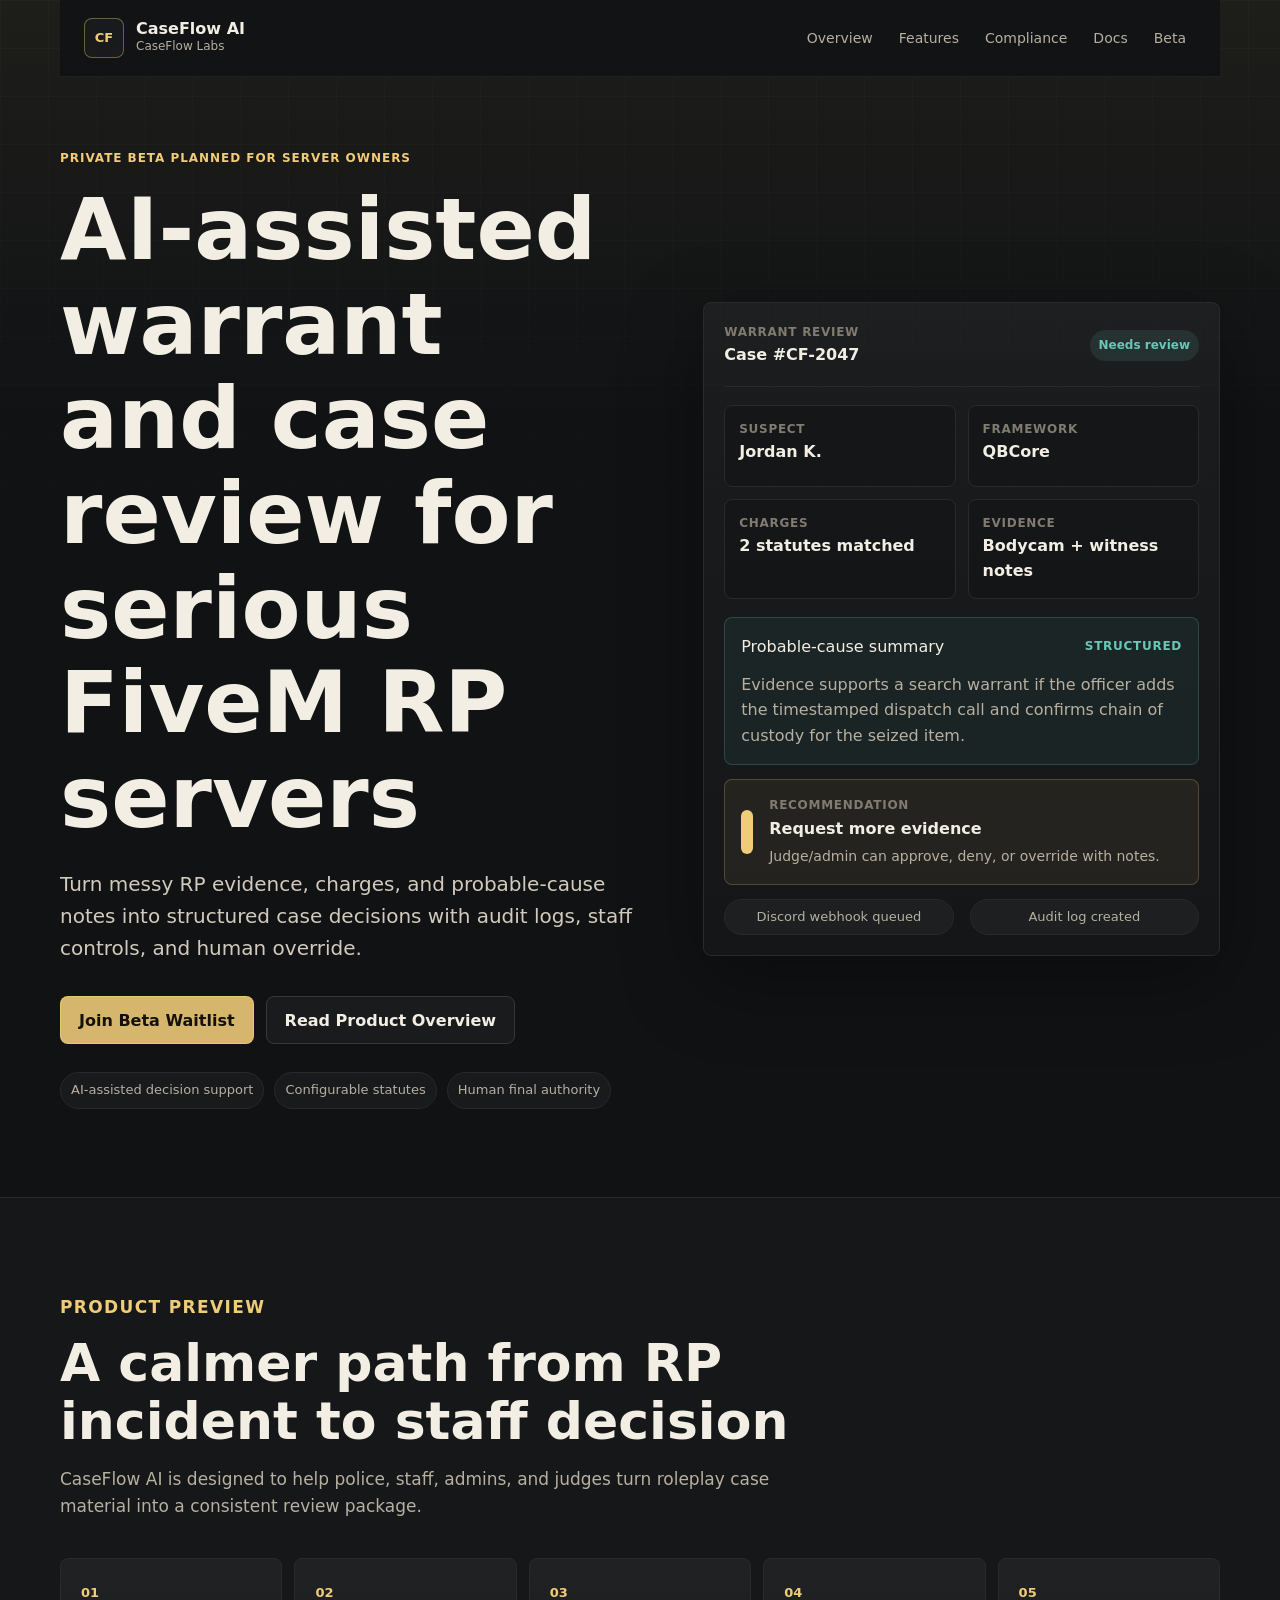
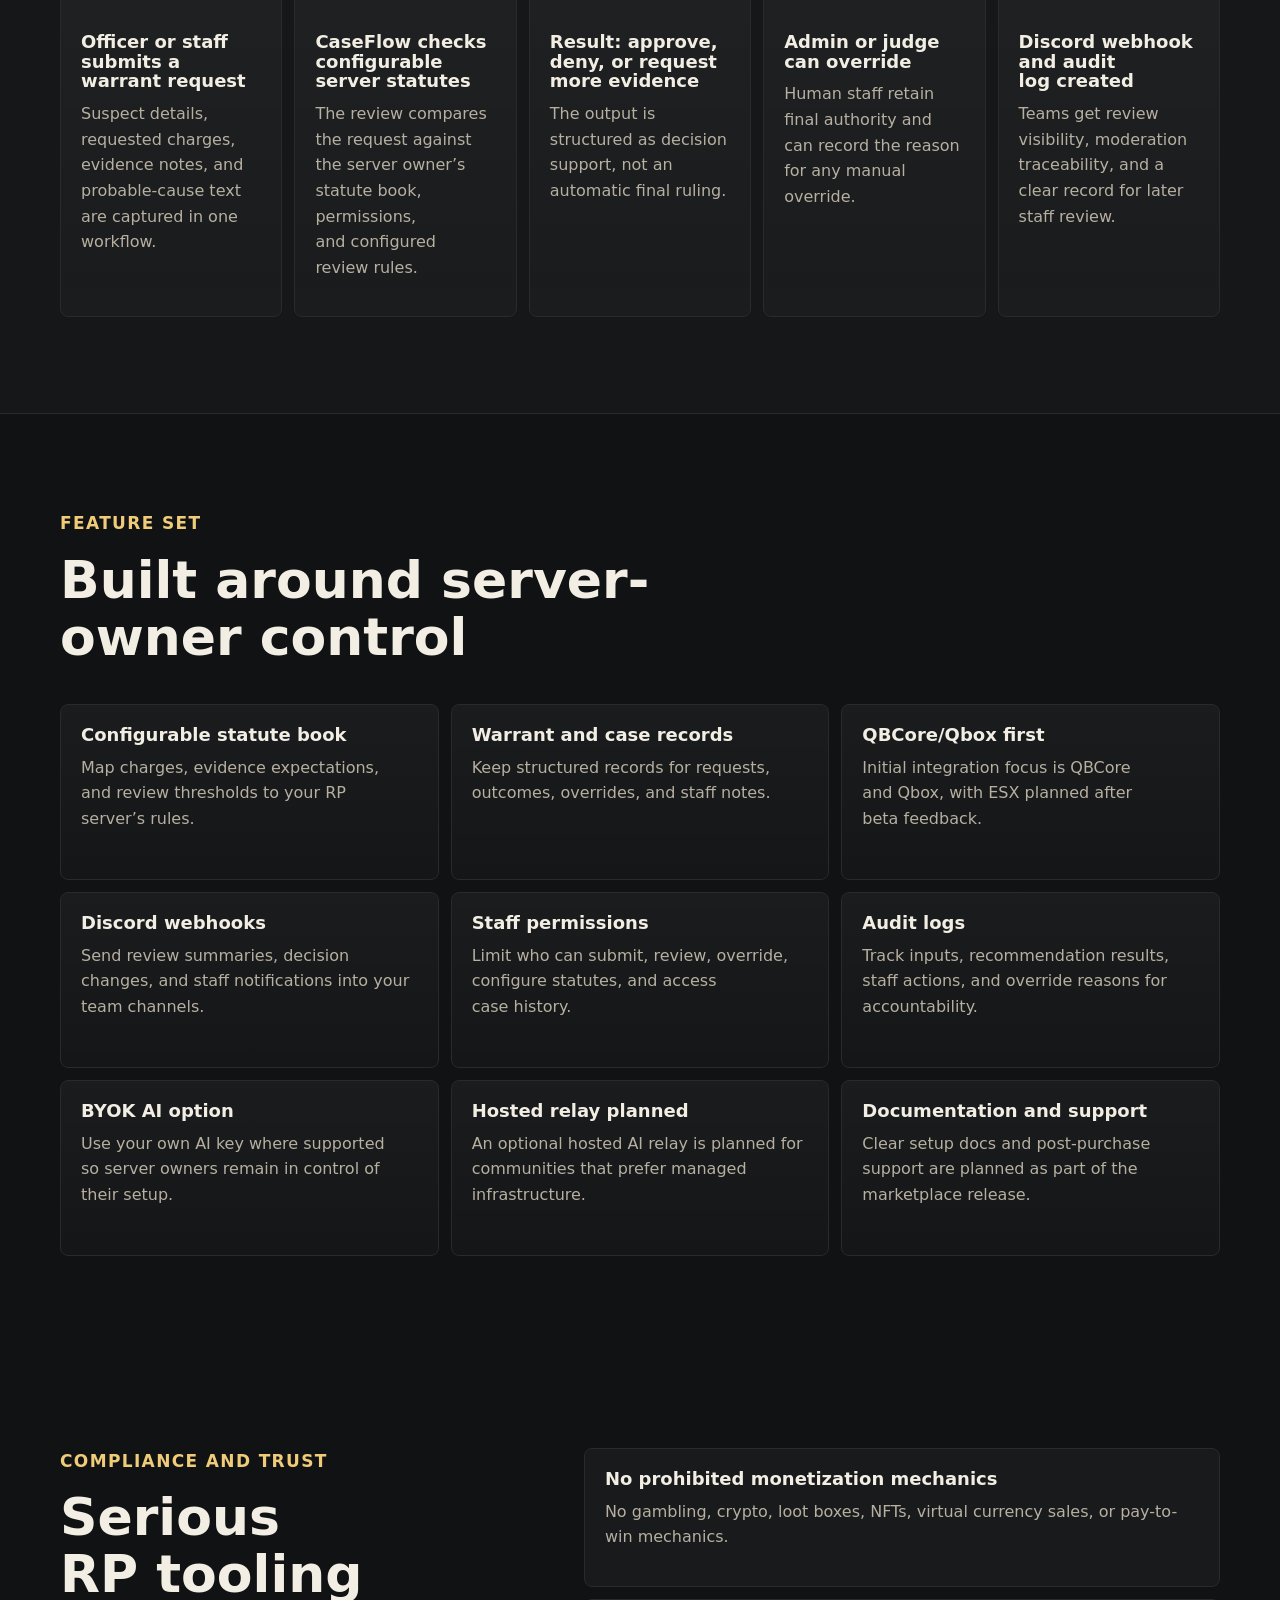
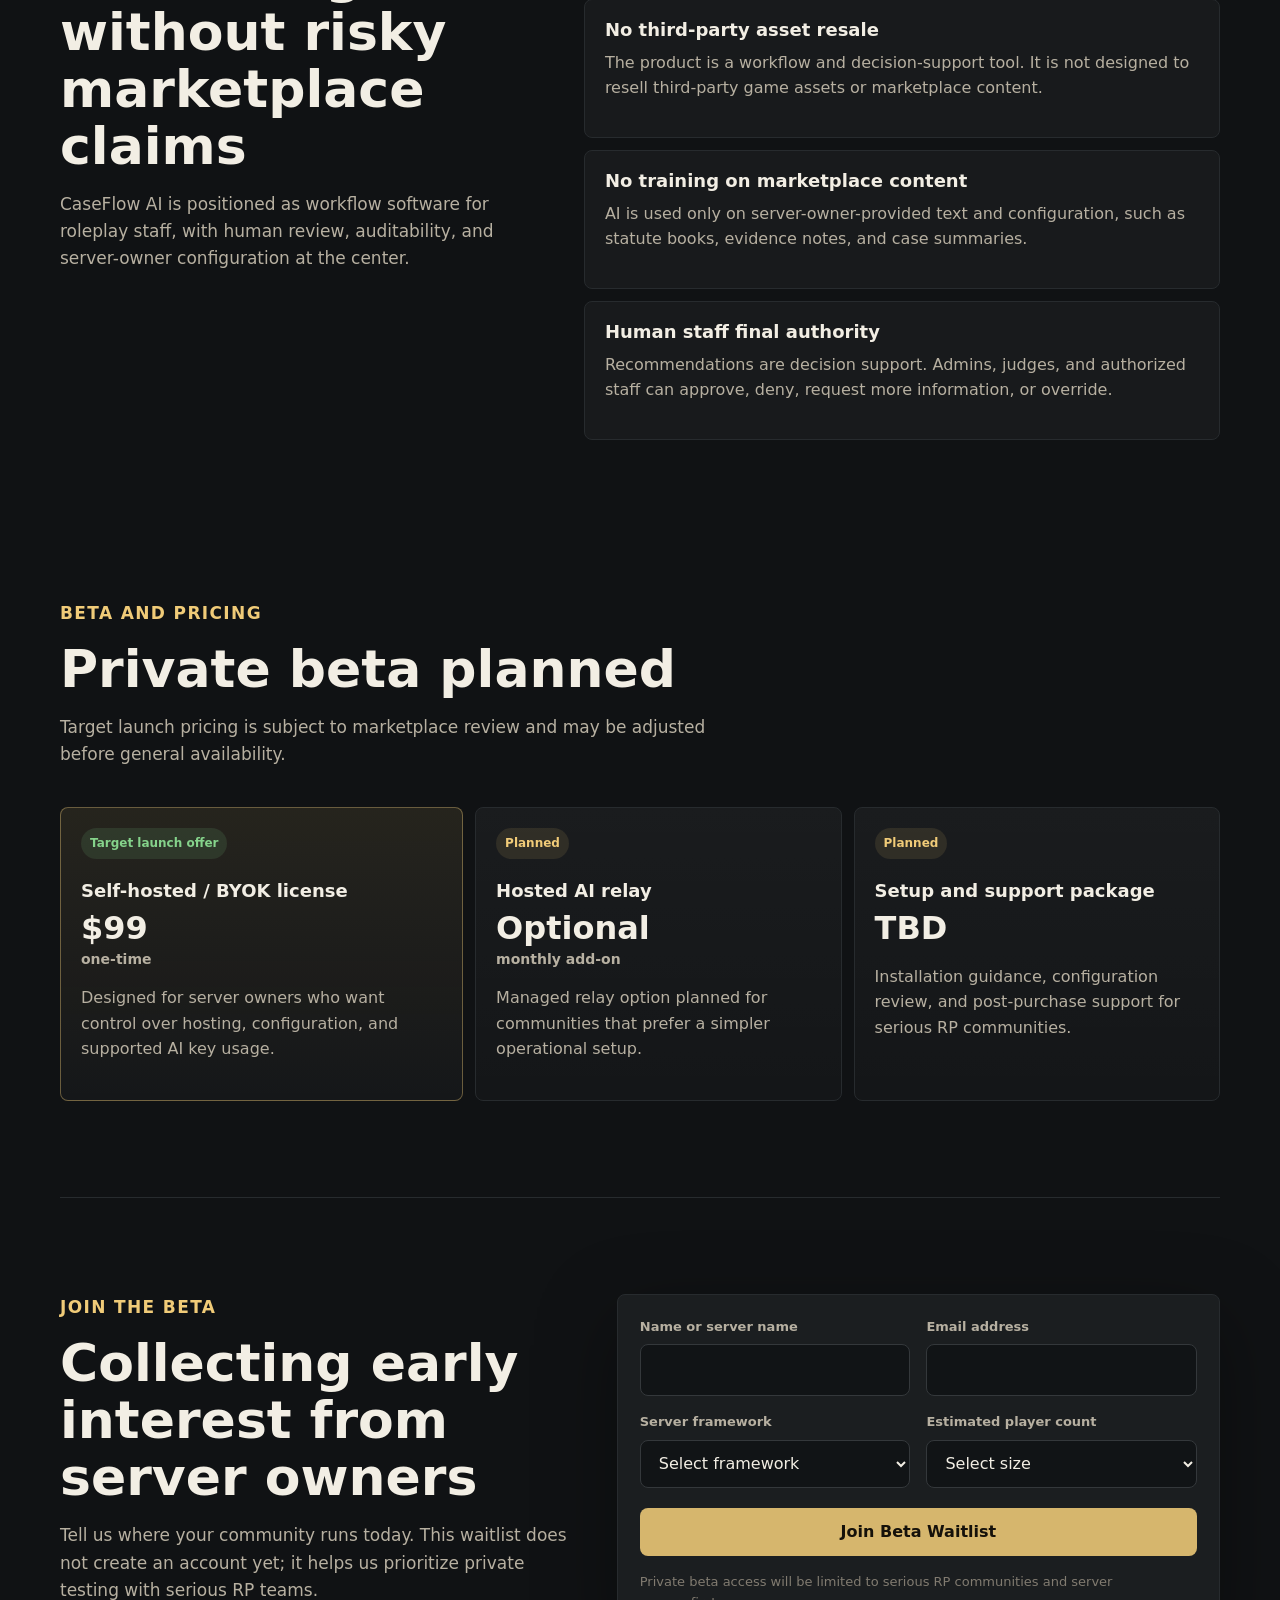
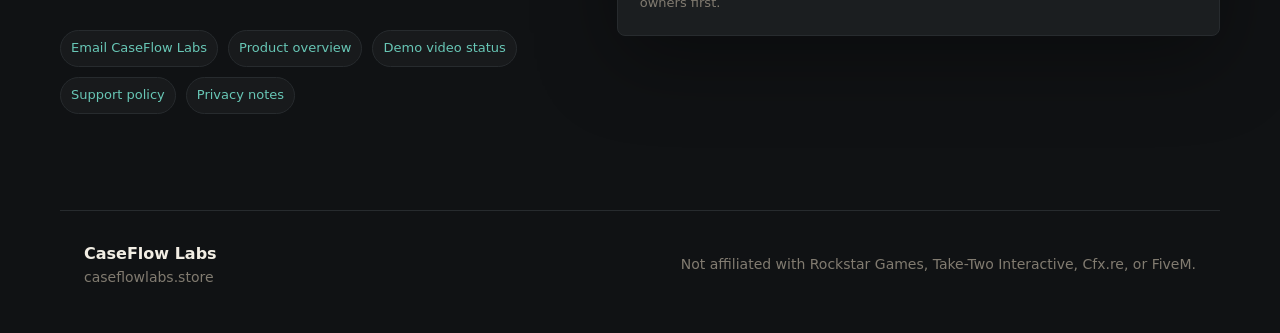
<file: index.html>
<!doctype html>
<html lang="en">
  <head>
    <meta charset="utf-8" />
    <meta name="viewport" content="width=device-width, initial-scale=1" />
    <title>AI-Assisted Warrant Review | CaseFlow AI</title>
    <meta
      name="description"
      content="CaseFlow AI helps serious FiveM RP servers structure warrant requests, evidence notes, case decisions, audit logs, and human staff review."
    />
    <meta name="robots" content="index, follow" />
    <link rel="canonical" href="https://caseflowlabs.store/" />
    <meta property="og:type" content="website" />
    <meta property="og:title" content="CaseFlow AI by CaseFlow Labs" />
    <meta
      property="og:description"
      content="AI-assisted warrant and case review workflow for serious FiveM RP servers."
    />
    <meta property="og:url" content="https://caseflowlabs.store/" />
    <meta property="og:image" content="https://caseflowlabs.store/og-image.svg" />
    <meta name="twitter:card" content="summary_large_image" />
    <meta name="theme-color" content="#101214" />
    <link rel="icon" href="data:image/svg+xml,%3Csvg xmlns='http://www.w3.org/2000/svg' viewBox='0 0 64 64'%3E%3Crect width='64' height='64' rx='14' fill='%23101214'/%3E%3Cpath d='M18 18h28v6H18zm0 11h28v5H18zm0 10h18v5H18z' fill='%23d6b66d'/%3E%3Cpath d='M42 38l5 5 9-12' stroke='%2368c7b6' stroke-width='5' fill='none' stroke-linecap='round' stroke-linejoin='round'/%3E%3C/svg%3E" />
    <link rel="stylesheet" href="styles.css" />
    <script type="application/ld+json">
      {
        "@context": "https://schema.org",
        "@graph": [
          {
            "@type": "Organization",
            "name": "CaseFlow Labs",
            "url": "https://caseflowlabs.store/",
            "email": "hello@caseflowlabs.store"
          },
          {
            "@type": "SoftwareApplication",
            "name": "CaseFlow AI",
            "applicationCategory": "BusinessApplication",
            "operatingSystem": "Web, FiveM server environments",
            "description": "AI-assisted warrant and case-review decision support for serious FiveM roleplay servers, with configurable statutes, audit logs, staff controls, and human override.",
            "offers": {
              "@type": "Offer",
              "price": "99",
              "priceCurrency": "USD",
              "availability": "https://schema.org/PreOrder"
            },
            "publisher": {
              "@type": "Organization",
              "name": "CaseFlow Labs"
            }
          }
        ]
      }
    </script>
  </head>
  <body>
    <header class="site-header">
      <a class="brand" href="#top" aria-label="CaseFlow AI home">
        <span class="brand-mark" aria-hidden="true">CF</span>
        <span>
          <strong>CaseFlow AI</strong>
          <small>CaseFlow Labs</small>
        </span>
      </a>

      <nav class="nav" aria-label="Primary navigation">
        <a href="#overview">Overview</a>
        <a href="#features">Features</a>
        <a href="#trust">Compliance</a>
        <a href="docs.html">Docs</a>
        <a href="#beta">Beta</a>
      </nav>
    </header>

    <main id="top">
      <section class="hero section-shell" aria-labelledby="hero-title">
        <div class="hero-copy">
          <p class="eyebrow">Private beta planned for server owners</p>
          <h1 id="hero-title">
            AI-assisted warrant and case review for serious FiveM RP servers
          </h1>
          <p class="hero-subtext">
            Turn messy RP evidence, charges, and probable-cause notes into
            structured case decisions with audit logs, staff controls, and
            human override.
          </p>

          <div class="cta-row" aria-label="Primary calls to action">
            <a class="button button-primary" href="#beta">
              Join Beta Waitlist
            </a>
            <a class="button button-secondary" href="docs.html">
              Read Product Overview
            </a>
          </div>

          <div class="hero-proof" aria-label="Product positioning">
            <span>AI-assisted decision support</span>
            <span>Configurable statutes</span>
            <span>Human final authority</span>
          </div>
        </div>

        <aside class="case-panel" aria-label="CaseFlow AI product preview">
          <div class="panel-topbar">
            <div>
              <span class="panel-kicker">Warrant Review</span>
              <strong>Case #CF-2047</strong>
            </div>
            <span class="status-pill status-review">Needs review</span>
          </div>

          <div class="case-grid">
            <div>
              <span class="field-label">Suspect</span>
              <strong>Jordan K.</strong>
            </div>
            <div>
              <span class="field-label">Framework</span>
              <strong>QBCore</strong>
            </div>
            <div>
              <span class="field-label">Charges</span>
              <strong>2 statutes matched</strong>
            </div>
            <div>
              <span class="field-label">Evidence</span>
              <strong>Bodycam + witness notes</strong>
            </div>
          </div>

          <div class="evidence-card">
            <div class="card-heading">
              <span>Probable-cause summary</span>
              <span class="confidence">Structured</span>
            </div>
            <p>
              Evidence supports a search warrant if the officer adds the
              timestamped dispatch call and confirms chain of custody for the
              seized item.
            </p>
          </div>

          <div class="recommendation">
            <span class="signal signal-info" aria-hidden="true"></span>
            <div>
              <span class="field-label">Recommendation</span>
              <strong>Request more evidence</strong>
              <p>Judge/admin can approve, deny, or override with notes.</p>
            </div>
          </div>

          <div class="audit-row">
            <span>Discord webhook queued</span>
            <span>Audit log created</span>
          </div>
        </aside>
      </section>

      <section class="section-shell section-band" id="overview" aria-labelledby="overview-title">
        <div class="section-heading">
          <p class="eyebrow">Product preview</p>
          <h2 id="overview-title">A calmer path from RP incident to staff decision</h2>
          <p>
            CaseFlow AI is designed to help police, staff, admins, and judges
            turn roleplay case material into a consistent review package.
          </p>
        </div>

        <div class="process-grid">
          <article class="process-step">
            <span class="step-number">01</span>
            <h3>Officer or staff submits a warrant request</h3>
            <p>Suspect details, requested charges, evidence notes, and probable-cause text are captured in one workflow.</p>
          </article>
          <article class="process-step">
            <span class="step-number">02</span>
            <h3>CaseFlow checks configurable server statutes</h3>
            <p>The review compares the request against the server owner’s statute book, permissions, and configured review rules.</p>
          </article>
          <article class="process-step">
            <span class="step-number">03</span>
            <h3>Result: approve, deny, or request more evidence</h3>
            <p>The output is structured as decision support, not an automatic final ruling.</p>
          </article>
          <article class="process-step">
            <span class="step-number">04</span>
            <h3>Admin or judge can override</h3>
            <p>Human staff retain final authority and can record the reason for any manual override.</p>
          </article>
          <article class="process-step">
            <span class="step-number">05</span>
            <h3>Discord webhook and audit log created</h3>
            <p>Teams get review visibility, moderation traceability, and a clear record for later staff review.</p>
          </article>
        </div>
      </section>

      <section class="section-shell" id="features" aria-labelledby="features-title">
        <div class="section-heading compact">
          <p class="eyebrow">Feature set</p>
          <h2 id="features-title">Built around server-owner control</h2>
        </div>

        <div class="feature-grid">
          <article class="feature-card">
            <h3>Configurable statute book</h3>
            <p>Map charges, evidence expectations, and review thresholds to your RP server’s rules.</p>
          </article>
          <article class="feature-card">
            <h3>Warrant and case records</h3>
            <p>Keep structured records for requests, outcomes, overrides, and staff notes.</p>
          </article>
          <article class="feature-card">
            <h3>QBCore/Qbox first</h3>
            <p>Initial integration focus is QBCore and Qbox, with ESX planned after beta feedback.</p>
          </article>
          <article class="feature-card">
            <h3>Discord webhooks</h3>
            <p>Send review summaries, decision changes, and staff notifications into your team channels.</p>
          </article>
          <article class="feature-card">
            <h3>Staff permissions</h3>
            <p>Limit who can submit, review, override, configure statutes, and access case history.</p>
          </article>
          <article class="feature-card">
            <h3>Audit logs</h3>
            <p>Track inputs, recommendation results, staff actions, and override reasons for accountability.</p>
          </article>
          <article class="feature-card">
            <h3>BYOK AI option</h3>
            <p>Use your own AI key where supported so server owners remain in control of their setup.</p>
          </article>
          <article class="feature-card">
            <h3>Hosted relay planned</h3>
            <p>An optional hosted AI relay is planned for communities that prefer managed infrastructure.</p>
          </article>
          <article class="feature-card">
            <h3>Documentation and support</h3>
            <p>Clear setup docs and post-purchase support are planned as part of the marketplace release.</p>
          </article>
        </div>
      </section>

      <section class="section-shell trust-layout" id="trust" aria-labelledby="trust-title">
        <div class="section-heading sticky-heading">
          <p class="eyebrow">Compliance and trust</p>
          <h2 id="trust-title">Serious RP tooling without risky marketplace claims</h2>
          <p>
            CaseFlow AI is positioned as workflow software for roleplay staff,
            with human review, auditability, and server-owner configuration at
            the center.
          </p>
        </div>

        <div class="trust-list">
          <article>
            <h3>No prohibited monetization mechanics</h3>
            <p>No gambling, crypto, loot boxes, NFTs, virtual currency sales, or pay-to-win mechanics.</p>
          </article>
          <article>
            <h3>No third-party asset resale</h3>
            <p>The product is a workflow and decision-support tool. It is not designed to resell third-party game assets or marketplace content.</p>
          </article>
          <article>
            <h3>No training on marketplace content</h3>
            <p>AI is used only on server-owner-provided text and configuration, such as statute books, evidence notes, and case summaries.</p>
          </article>
          <article>
            <h3>Human staff final authority</h3>
            <p>Recommendations are decision support. Admins, judges, and authorized staff can approve, deny, request more information, or override.</p>
          </article>
        </div>
      </section>

      <section class="section-shell pricing-section" id="pricing" aria-labelledby="pricing-title">
        <div class="section-heading compact">
          <p class="eyebrow">Beta and pricing</p>
          <h2 id="pricing-title">Private beta planned</h2>
          <p>
            Target launch pricing is subject to marketplace review and may be
            adjusted before general availability.
          </p>
        </div>

        <div class="pricing-grid">
          <article class="pricing-card highlighted">
            <span class="status-pill status-ready">Target launch offer</span>
            <h3>Self-hosted / BYOK license</h3>
            <p class="price">$99 <span>one-time</span></p>
            <p>Designed for server owners who want control over hosting, configuration, and supported AI key usage.</p>
          </article>
          <article class="pricing-card">
            <span class="status-pill status-planned">Planned</span>
            <h3>Hosted AI relay</h3>
            <p class="price">Optional <span>monthly add-on</span></p>
            <p>Managed relay option planned for communities that prefer a simpler operational setup.</p>
          </article>
          <article class="pricing-card">
            <span class="status-pill status-planned">Planned</span>
            <h3>Setup and support package</h3>
            <p class="price">TBD</p>
            <p>Installation guidance, configuration review, and post-purchase support for serious RP communities.</p>
          </article>
        </div>
      </section>

      <section class="section-shell beta-section" id="beta" aria-labelledby="beta-title">
        <div class="beta-copy">
          <p class="eyebrow">Join the beta</p>
          <h2 id="beta-title">Collecting early interest from server owners</h2>
          <p>
            Tell us where your community runs today. This waitlist does not
            create an account yet; it helps us prioritize private testing with
            serious RP teams.
          </p>

          <div class="resource-links" aria-label="Product resources">
            <a href="mailto:hello@caseflowlabs.store?subject=CaseFlow%20AI%20Beta%20Access">Email CaseFlow Labs</a>
            <a href="docs.html">Product overview</a>
            <a href="docs.html#demo-video">Demo video status</a>
            <a href="docs.html#support">Support policy</a>
            <a href="privacy.html">Privacy notes</a>
          </div>
        </div>

        <form class="waitlist-form" id="waitlist-form">
          <div class="form-row">
            <label for="name">Name or server name</label>
            <input id="name" name="name" type="text" autocomplete="organization" required />
          </div>
          <div class="form-row">
            <label for="email">Email address</label>
            <input id="email" name="email" type="email" autocomplete="email" required />
          </div>
          <div class="form-row">
            <label for="framework">Server framework</label>
            <select id="framework" name="framework" required>
              <option value="" selected disabled>Select framework</option>
              <option>QBCore</option>
              <option>Qbox</option>
              <option>ESX</option>
              <option>Other</option>
            </select>
          </div>
          <div class="form-row">
            <label for="players">Estimated player count</label>
            <select id="players" name="players" required>
              <option value="" selected disabled>Select size</option>
              <option>Under 50</option>
              <option>50-100</option>
              <option>100-250</option>
              <option>250+</option>
            </select>
          </div>

          <button class="button button-primary form-button" type="submit">
            Join Beta Waitlist
          </button>
          <p class="form-note">
            Private beta access will be limited to serious RP communities and
            server owners first.
          </p>
          <p class="form-success" id="form-success" role="status" aria-live="polite" hidden>
            Thanks &mdash; you&rsquo;re on the CaseFlow AI beta list. We&rsquo;ll reach out when
            private testing opens.
          </p>
        </form>
      </section>
    </main>

    <footer class="site-footer">
      <div>
        <strong>CaseFlow Labs</strong>
        <p>caseflowlabs.store</p>
      </div>
      <p>
        Not affiliated with Rockstar Games, Take-Two Interactive, Cfx.re, or
        FiveM.
      </p>
    </footer>

    <script src="script.js" defer></script>
  </body>
</html>
</file>
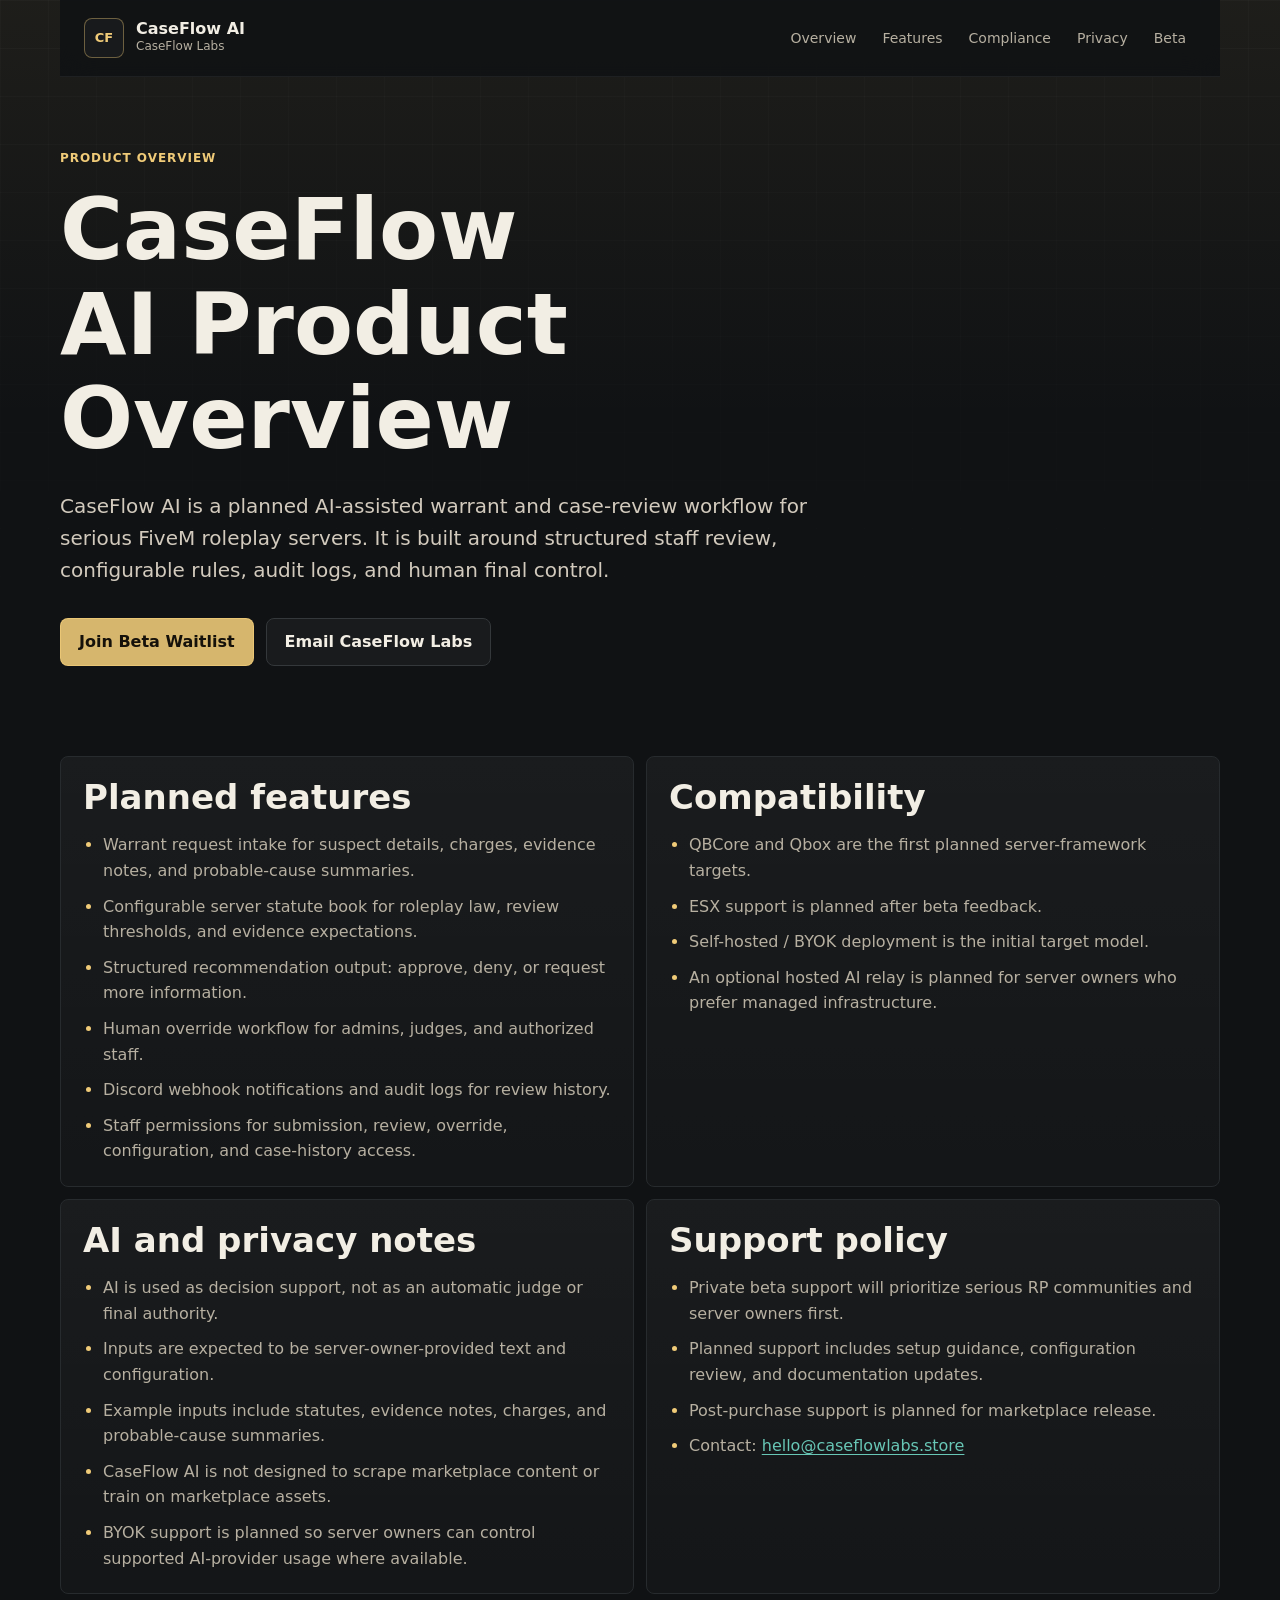
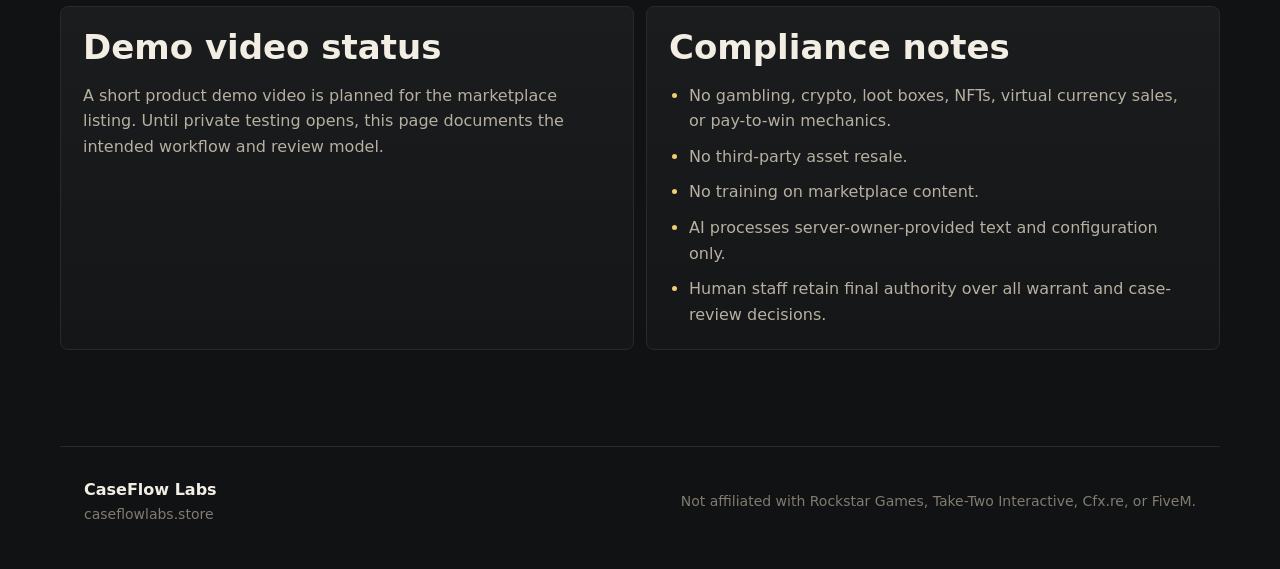
<file: docs.html>
<!doctype html>
<html lang="en">
  <head>
    <meta charset="utf-8" />
    <meta name="viewport" content="width=device-width, initial-scale=1" />
    <title>CaseFlow AI Product Overview | CaseFlow Labs</title>
    <meta
      name="description"
      content="Product overview for CaseFlow AI, including planned features, FiveM RP compatibility, AI and privacy notes, support policy, and compliance notes."
    />
    <meta name="robots" content="index, follow" />
    <link rel="canonical" href="https://caseflowlabs.store/docs.html" />
    <meta property="og:type" content="article" />
    <meta property="og:title" content="CaseFlow AI Product Overview" />
    <meta
      property="og:description"
      content="Planned features, compatibility, AI/privacy notes, support policy, and compliance notes for CaseFlow AI."
    />
    <meta property="og:url" content="https://caseflowlabs.store/docs.html" />
    <meta property="og:image" content="https://caseflowlabs.store/og-image.svg" />
    <meta name="theme-color" content="#101214" />
    <link rel="stylesheet" href="styles.css" />
  </head>
  <body>
    <header class="site-header">
      <a class="brand" href="index.html" aria-label="CaseFlow AI home">
        <span class="brand-mark" aria-hidden="true">CF</span>
        <span>
          <strong>CaseFlow AI</strong>
          <small>CaseFlow Labs</small>
        </span>
      </a>

      <nav class="nav" aria-label="Primary navigation">
        <a href="index.html#overview">Overview</a>
        <a href="index.html#features">Features</a>
        <a href="index.html#trust">Compliance</a>
        <a href="privacy.html">Privacy</a>
        <a href="index.html#beta">Beta</a>
      </nav>
    </header>

    <main class="subpage">
      <section class="section-shell subpage-hero" aria-labelledby="docs-title">
        <p class="eyebrow">Product overview</p>
        <h1 id="docs-title">CaseFlow AI Product Overview</h1>
        <p class="hero-subtext">
          CaseFlow AI is a planned AI-assisted warrant and case-review workflow
          for serious FiveM roleplay servers. It is built around structured
          staff review, configurable rules, audit logs, and human final control.
        </p>
        <div class="cta-row">
          <a class="button button-primary" href="index.html#beta">Join Beta Waitlist</a>
          <a
            class="button button-secondary"
            href="mailto:hello@caseflowlabs.store?subject=CaseFlow%20AI%20Beta%20Access"
          >
            Email CaseFlow Labs
          </a>
        </div>
      </section>

      <section class="section-shell doc-grid" aria-label="CaseFlow AI details">
        <article class="doc-card">
          <h2>Planned features</h2>
          <ul>
            <li>Warrant request intake for suspect details, charges, evidence notes, and probable-cause summaries.</li>
            <li>Configurable server statute book for roleplay law, review thresholds, and evidence expectations.</li>
            <li>Structured recommendation output: approve, deny, or request more information.</li>
            <li>Human override workflow for admins, judges, and authorized staff.</li>
            <li>Discord webhook notifications and audit logs for review history.</li>
            <li>Staff permissions for submission, review, override, configuration, and case-history access.</li>
          </ul>
        </article>

        <article class="doc-card">
          <h2>Compatibility</h2>
          <ul>
            <li>QBCore and Qbox are the first planned server-framework targets.</li>
            <li>ESX support is planned after beta feedback.</li>
            <li>Self-hosted / BYOK deployment is the initial target model.</li>
            <li>An optional hosted AI relay is planned for server owners who prefer managed infrastructure.</li>
          </ul>
        </article>

        <article class="doc-card">
          <h2>AI and privacy notes</h2>
          <ul>
            <li>AI is used as decision support, not as an automatic judge or final authority.</li>
            <li>Inputs are expected to be server-owner-provided text and configuration.</li>
            <li>Example inputs include statutes, evidence notes, charges, and probable-cause summaries.</li>
            <li>CaseFlow AI is not designed to scrape marketplace content or train on marketplace assets.</li>
            <li>BYOK support is planned so server owners can control supported AI-provider usage where available.</li>
          </ul>
        </article>

        <article class="doc-card" id="support">
          <h2>Support policy</h2>
          <ul>
            <li>Private beta support will prioritize serious RP communities and server owners first.</li>
            <li>Planned support includes setup guidance, configuration review, and documentation updates.</li>
            <li>Post-purchase support is planned for marketplace release.</li>
            <li>Contact: <a href="mailto:hello@caseflowlabs.store?subject=CaseFlow%20AI%20Support">hello@caseflowlabs.store</a></li>
          </ul>
        </article>

        <article class="doc-card" id="demo-video">
          <h2>Demo video status</h2>
          <p>
            A short product demo video is planned for the marketplace listing.
            Until private testing opens, this page documents the intended
            workflow and review model.
          </p>
        </article>

        <article class="doc-card">
          <h2>Compliance notes</h2>
          <ul>
            <li>No gambling, crypto, loot boxes, NFTs, virtual currency sales, or pay-to-win mechanics.</li>
            <li>No third-party asset resale.</li>
            <li>No training on marketplace content.</li>
            <li>AI processes server-owner-provided text and configuration only.</li>
            <li>Human staff retain final authority over all warrant and case-review decisions.</li>
          </ul>
        </article>
      </section>
    </main>

    <footer class="site-footer">
      <div>
        <strong>CaseFlow Labs</strong>
        <p>caseflowlabs.store</p>
      </div>
      <p>
        Not affiliated with Rockstar Games, Take-Two Interactive, Cfx.re, or
        FiveM.
      </p>
    </footer>
  </body>
</html>
</file>
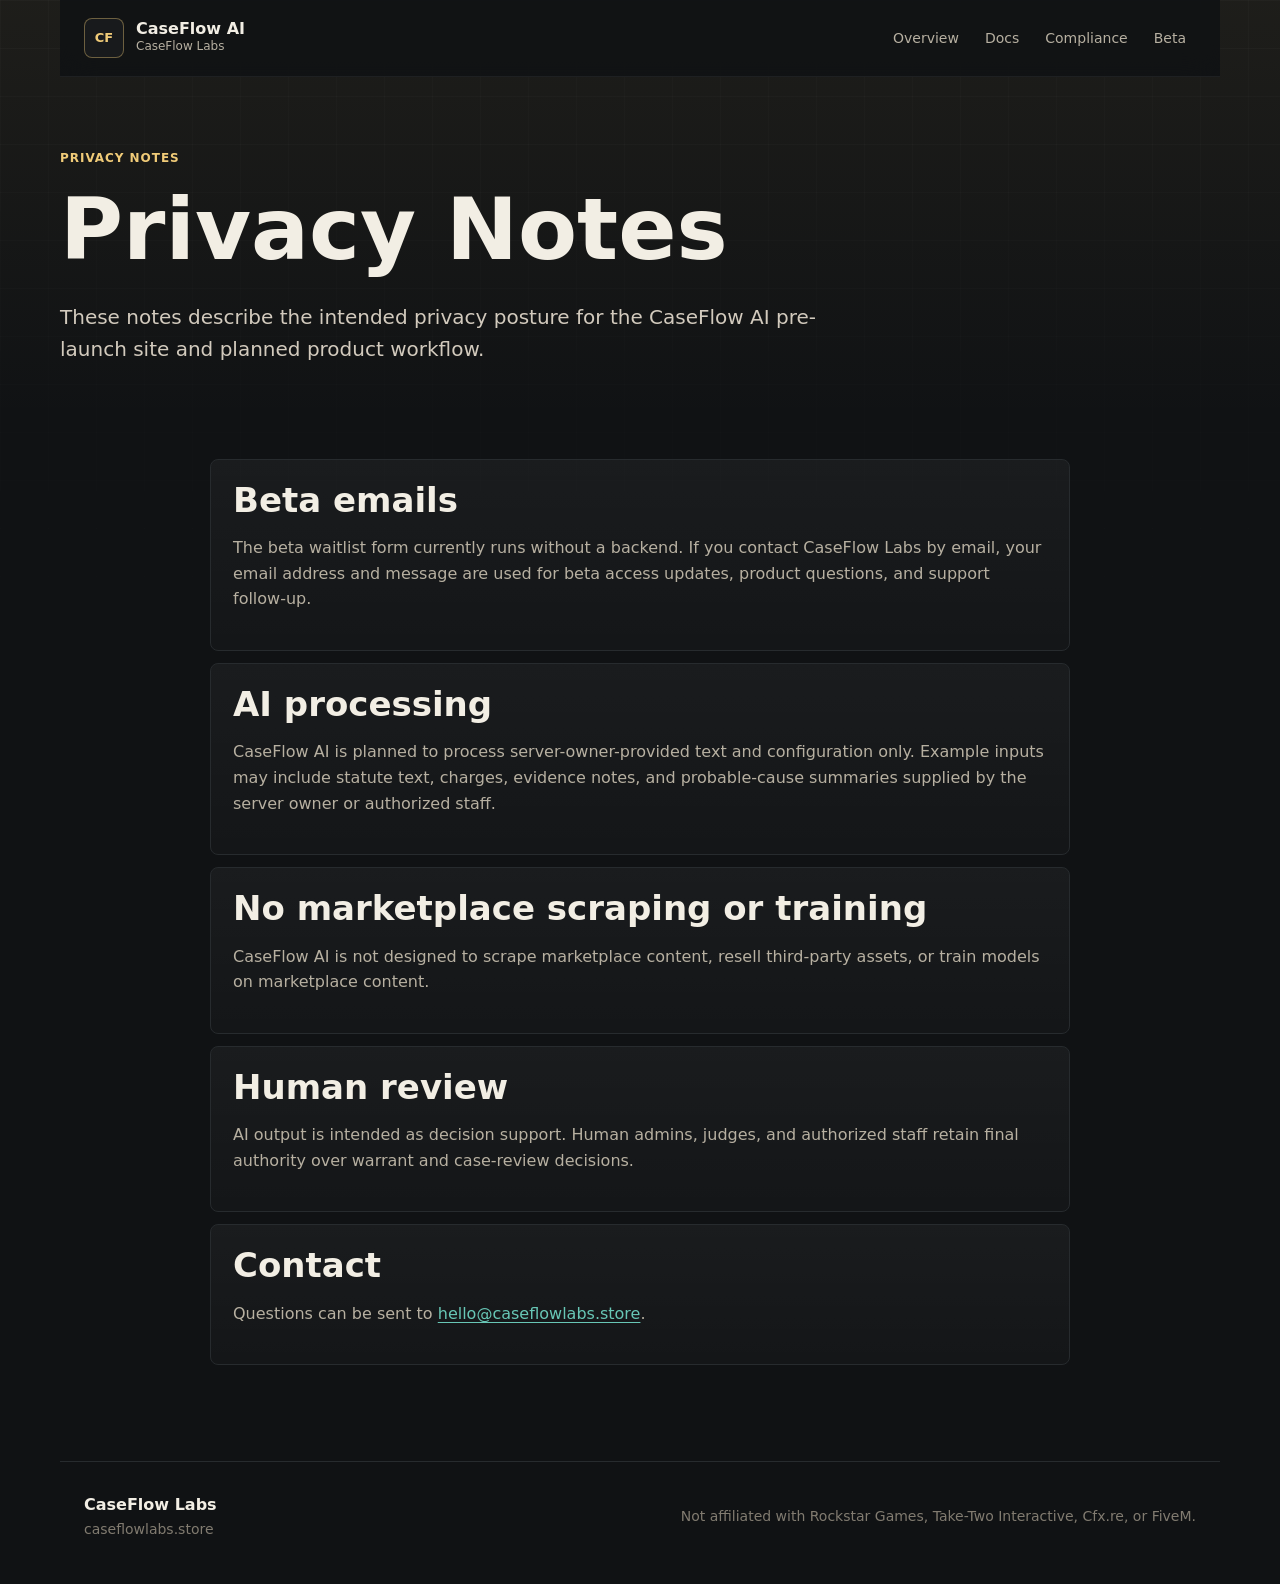
<file: privacy.html>
<!doctype html>
<html lang="en">
  <head>
    <meta charset="utf-8" />
    <meta name="viewport" content="width=device-width, initial-scale=1" />
    <title>Privacy Notes | CaseFlow AI</title>
    <meta
      name="description"
      content="Privacy notes for CaseFlow AI, including beta email updates and AI processing of server-owner-provided text only."
    />
    <meta name="robots" content="index, follow" />
    <link rel="canonical" href="https://caseflowlabs.store/privacy.html" />
    <meta property="og:type" content="article" />
    <meta property="og:title" content="CaseFlow AI Privacy Notes" />
    <meta
      property="og:description"
      content="How CaseFlow AI treats beta emails, server-owner-provided text, and AI processing."
    />
    <meta property="og:url" content="https://caseflowlabs.store/privacy.html" />
    <meta property="og:image" content="https://caseflowlabs.store/og-image.svg" />
    <meta name="theme-color" content="#101214" />
    <link rel="stylesheet" href="styles.css" />
  </head>
  <body>
    <header class="site-header">
      <a class="brand" href="index.html" aria-label="CaseFlow AI home">
        <span class="brand-mark" aria-hidden="true">CF</span>
        <span>
          <strong>CaseFlow AI</strong>
          <small>CaseFlow Labs</small>
        </span>
      </a>

      <nav class="nav" aria-label="Primary navigation">
        <a href="index.html#overview">Overview</a>
        <a href="docs.html">Docs</a>
        <a href="index.html#trust">Compliance</a>
        <a href="index.html#beta">Beta</a>
      </nav>
    </header>

    <main class="subpage">
      <section class="section-shell subpage-hero" aria-labelledby="privacy-title">
        <p class="eyebrow">Privacy notes</p>
        <h1 id="privacy-title">Privacy Notes</h1>
        <p class="hero-subtext">
          These notes describe the intended privacy posture for the CaseFlow AI
          pre-launch site and planned product workflow.
        </p>
      </section>

      <section class="section-shell doc-grid single-column" aria-label="Privacy details">
        <article class="doc-card">
          <h2>Beta emails</h2>
          <p>
            The beta waitlist form currently runs without a backend. If you
            contact CaseFlow Labs by email, your email address and message are
            used for beta access updates, product questions, and support
            follow-up.
          </p>
        </article>

        <article class="doc-card">
          <h2>AI processing</h2>
          <p>
            CaseFlow AI is planned to process server-owner-provided text and
            configuration only. Example inputs may include statute text,
            charges, evidence notes, and probable-cause summaries supplied by
            the server owner or authorized staff.
          </p>
        </article>

        <article class="doc-card">
          <h2>No marketplace scraping or training</h2>
          <p>
            CaseFlow AI is not designed to scrape marketplace content, resell
            third-party assets, or train models on marketplace content.
          </p>
        </article>

        <article class="doc-card">
          <h2>Human review</h2>
          <p>
            AI output is intended as decision support. Human admins, judges,
            and authorized staff retain final authority over warrant and
            case-review decisions.
          </p>
        </article>

        <article class="doc-card">
          <h2>Contact</h2>
          <p>
            Questions can be sent to
            <a href="mailto:hello@caseflowlabs.store?subject=CaseFlow%20AI%20Privacy">hello@caseflowlabs.store</a>.
          </p>
        </article>
      </section>
    </main>

    <footer class="site-footer">
      <div>
        <strong>CaseFlow Labs</strong>
        <p>caseflowlabs.store</p>
      </div>
      <p>
        Not affiliated with Rockstar Games, Take-Two Interactive, Cfx.re, or
        FiveM.
      </p>
    </footer>
  </body>
</html>
</file>
<file: styles.css>
:root {
  color-scheme: dark;
  --bg: #101214;
  --bg-2: #151719;
  --panel: #1b1e20;
  --panel-2: #202427;
  --line: #34383b;
  --line-soft: #272b2e;
  --text: #f2eee4;
  --muted: #b7b0a1;
  --quiet: #817b70;
  --gold: #d6b66d;
  --gold-strong: #f0cb78;
  --teal: #68c7b6;
  --green: #85d38b;
  --red: #e06a61;
  --shadow: 0 24px 80px rgba(0, 0, 0, 0.34);
  --radius: 8px;
  --max: 1160px;
}

* {
  box-sizing: border-box;
}

html {
  scroll-behavior: smooth;
  overflow-x: clip;
}

body {
  margin: 0;
  min-width: 320px;
  overflow-x: clip;
  background:
    linear-gradient(180deg, rgba(214, 182, 109, 0.07) 0, transparent 420px),
    var(--bg);
  color: var(--text);
  font-family:
    Inter, ui-sans-serif, system-ui, -apple-system, BlinkMacSystemFont,
    "Segoe UI", sans-serif;
  font-feature-settings: "kern", "liga", "tnum";
  line-height: 1.6;
}

body::before {
  position: fixed;
  inset: 0;
  z-index: -1;
  pointer-events: none;
  content: "";
  background-image:
    linear-gradient(rgba(255, 255, 255, 0.025) 1px, transparent 1px),
    linear-gradient(90deg, rgba(255, 255, 255, 0.02) 1px, transparent 1px);
  background-size: 48px 48px;
  mask-image: linear-gradient(to bottom, black, transparent 78%);
}

a {
  color: inherit;
  text-decoration: none;
}

button,
input,
select {
  font: inherit;
}

input,
select {
  width: 100%;
  min-height: 48px;
  border: 1px solid var(--line);
  border-radius: var(--radius);
  background: #111416;
  color: var(--text);
  padding: 12px 14px;
  outline: none;
}

input:focus-visible,
select:focus-visible,
a:focus-visible,
button:focus-visible {
  outline: 2px solid var(--teal);
  outline-offset: 3px;
}

.site-header {
  position: sticky;
  top: 0;
  z-index: 20;
  display: flex;
  align-items: center;
  justify-content: space-between;
  gap: 24px;
  max-width: var(--max);
  margin-inline: auto;
  padding: 18px 24px;
  background: rgba(16, 18, 20, 0.86);
  border-bottom: 1px solid rgba(255, 255, 255, 0.06);
  backdrop-filter: blur(16px);
}

.brand {
  display: inline-flex;
  align-items: center;
  gap: 12px;
  min-width: fit-content;
}

.brand-mark {
  display: grid;
  width: 40px;
  height: 40px;
  place-items: center;
  border: 1px solid rgba(214, 182, 109, 0.45);
  border-radius: var(--radius);
  background: #181a1c;
  color: var(--gold-strong);
  font-size: 13px;
  font-weight: 800;
}

.brand strong,
.brand small {
  display: block;
}

.brand strong {
  line-height: 1.1;
}

.brand small {
  color: var(--muted);
  font-size: 12px;
}

.nav {
  display: flex;
  align-items: center;
  justify-content: flex-end;
  gap: 6px;
  color: var(--muted);
  font-size: 14px;
}

.nav a {
  border-radius: var(--radius);
  padding: 8px 10px;
}

.nav a:hover {
  background: rgba(255, 255, 255, 0.06);
  color: var(--text);
}

.section-shell {
  width: min(var(--max), calc(100% - 40px));
  margin-inline: auto;
  padding-block: 96px;
}

.hero {
  display: grid;
  grid-template-columns: minmax(0, 1fr) minmax(320px, 0.88fr);
  align-items: center;
  gap: 56px;
  min-height: calc(100vh - 77px);
  padding-block: 72px 88px;
}

.hero-copy {
  min-width: 0;
  max-width: 720px;
}

.eyebrow {
  margin: 0 0 14px;
  color: var(--gold-strong);
  font-size: 12px;
  font-weight: 800;
  letter-spacing: 0.08em;
  text-transform: uppercase;
}

h1,
h2,
h3,
p {
  margin-top: 0;
  overflow-wrap: break-word;
}

h1,
h2,
h3 {
  line-height: 1.1;
  letter-spacing: 0;
  text-wrap: balance;
}

h1 {
  max-width: 13ch;
  margin-bottom: 24px;
  font-size: clamp(44px, 7.2vw, 86px);
}

h2 {
  margin-bottom: 16px;
  font-size: clamp(32px, 4.2vw, 52px);
}

h3 {
  margin-bottom: 10px;
  font-size: 18px;
}

p {
  color: var(--muted);
  text-wrap: pretty;
}

.hero-subtext {
  max-width: 64ch;
  margin-bottom: 32px;
  color: #d2cabd;
  font-size: 20px;
}

.cta-row {
  display: flex;
  flex-wrap: wrap;
  gap: 12px;
  margin-bottom: 28px;
}

.button {
  display: inline-flex;
  min-height: 48px;
  align-items: center;
  justify-content: center;
  border-radius: var(--radius);
  padding: 12px 18px;
  font-weight: 800;
  line-height: 1.2;
}

.button-primary {
  border: 1px solid rgba(240, 203, 120, 0.78);
  background: var(--gold);
  color: #15110a;
}

.button-primary:hover {
  background: var(--gold-strong);
}

.button-secondary {
  border: 1px solid var(--line);
  background: rgba(255, 255, 255, 0.04);
  color: var(--text);
}

.button-secondary:hover {
  border-color: rgba(104, 199, 182, 0.5);
  background: rgba(104, 199, 182, 0.08);
}

.hero-proof {
  display: flex;
  flex-wrap: wrap;
  gap: 10px;
  color: var(--muted);
  font-size: 13px;
}

.hero-proof span,
.audit-row span,
.resource-links a {
  border: 1px solid var(--line-soft);
  border-radius: 999px;
  background: rgba(255, 255, 255, 0.035);
  padding: 7px 10px;
}

.case-panel,
.feature-card,
.process-step,
.pricing-card,
.trust-list article,
.waitlist-form {
  border: 1px solid var(--line-soft);
  border-radius: var(--radius);
  background: linear-gradient(180deg, rgba(255, 255, 255, 0.045), rgba(255, 255, 255, 0.02));
}

.case-panel {
  min-width: 0;
  max-width: 100%;
  box-shadow: var(--shadow);
  padding: 20px;
}

.panel-topbar,
.card-heading,
.audit-row,
.recommendation {
  display: flex;
  align-items: center;
  justify-content: space-between;
  gap: 16px;
}

.panel-topbar {
  border-bottom: 1px solid var(--line-soft);
  padding-bottom: 18px;
}

.panel-kicker,
.field-label,
.confidence {
  display: block;
  color: var(--quiet);
  font-size: 12px;
  font-weight: 800;
  letter-spacing: 0.06em;
  text-transform: uppercase;
}

.status-pill {
  display: inline-flex;
  width: fit-content;
  align-items: center;
  border-radius: 999px;
  padding: 6px 9px;
  font-size: 12px;
  font-weight: 800;
  white-space: nowrap;
}

.status-review {
  background: rgba(104, 199, 182, 0.12);
  color: var(--teal);
}

.status-ready {
  background: rgba(133, 211, 139, 0.12);
  color: var(--green);
}

.status-planned {
  background: rgba(214, 182, 109, 0.12);
  color: var(--gold-strong);
}

.case-grid {
  display: grid;
  grid-template-columns: repeat(2, 1fr);
  gap: 12px;
  padding-block: 18px;
}

.case-grid > div {
  min-height: 82px;
  border: 1px solid var(--line-soft);
  border-radius: var(--radius);
  background: rgba(0, 0, 0, 0.16);
  padding: 14px;
}

.evidence-card {
  border: 1px solid rgba(104, 199, 182, 0.22);
  border-radius: var(--radius);
  background: rgba(104, 199, 182, 0.07);
  padding: 16px;
}

.evidence-card p {
  margin: 12px 0 0;
}

.confidence {
  color: var(--teal);
}

.recommendation {
  justify-content: flex-start;
  margin-top: 14px;
  border: 1px solid rgba(214, 182, 109, 0.26);
  border-radius: var(--radius);
  background: rgba(214, 182, 109, 0.08);
  padding: 16px;
}

.recommendation p {
  margin: 4px 0 0;
  font-size: 14px;
}

.signal {
  width: 12px;
  height: 44px;
  border-radius: 999px;
  flex: 0 0 auto;
}

.signal-info {
  background: var(--gold-strong);
}

.audit-row {
  align-items: stretch;
  margin-top: 14px;
  color: var(--muted);
  font-size: 13px;
}

.audit-row span {
  flex: 1;
  text-align: center;
}

.section-band {
  width: 100%;
  max-width: none;
  border-block: 1px solid var(--line-soft);
  background: var(--bg-2);
  padding-inline: max(20px, calc((100% - var(--max)) / 2));
}

.section-heading {
  max-width: 760px;
  margin-bottom: 38px;
}

.section-heading.compact {
  max-width: 650px;
}

.section-heading p,
.beta-copy p {
  font-size: 17px;
}

.process-grid {
  display: grid;
  grid-template-columns: repeat(5, 1fr);
  gap: 12px;
}

.process-step,
.feature-card,
.pricing-card,
.trust-list article {
  padding: 20px;
}

.process-step {
  min-height: 240px;
}

.step-number {
  display: inline-block;
  margin-bottom: 28px;
  color: var(--gold-strong);
  font-size: 13px;
  font-weight: 900;
}

.feature-grid {
  display: grid;
  grid-template-columns: repeat(3, 1fr);
  gap: 12px;
}

.feature-card {
  min-height: 176px;
}

.trust-layout {
  display: grid;
  grid-template-columns: 0.86fr 1.14fr;
  gap: 44px;
}

.sticky-heading {
  position: sticky;
  top: 112px;
  align-self: start;
  margin-bottom: 0;
}

.trust-list {
  display: grid;
  gap: 12px;
}

.trust-list article {
  background: rgba(255, 255, 255, 0.035);
}

.pricing-section {
  padding-top: 64px;
}

.pricing-grid {
  display: grid;
  grid-template-columns: 1.1fr 1fr 1fr;
  gap: 12px;
}

.pricing-card {
  min-height: 294px;
}

.pricing-card.highlighted {
  border-color: rgba(214, 182, 109, 0.44);
  background: linear-gradient(180deg, rgba(214, 182, 109, 0.11), rgba(255, 255, 255, 0.025));
}

.pricing-card h3 {
  margin-top: 22px;
}

.price {
  margin-bottom: 18px;
  color: var(--text);
  font-size: 32px;
  font-weight: 900;
  line-height: 1.1;
}

.price span {
  display: block;
  margin-top: 6px;
  color: var(--muted);
  font-size: 14px;
  font-weight: 700;
}

.beta-section {
  display: grid;
  grid-template-columns: 0.85fr 1fr;
  gap: 44px;
  align-items: start;
  border-top: 1px solid var(--line-soft);
}

.resource-links {
  display: flex;
  flex-wrap: wrap;
  gap: 10px;
  margin-top: 26px;
  color: var(--muted);
  font-size: 13px;
}

.resource-links a {
  color: var(--teal);
}

.resource-links a:hover {
  border-color: rgba(104, 199, 182, 0.5);
}

.waitlist-form {
  display: grid;
  grid-template-columns: repeat(2, 1fr);
  gap: 16px;
  padding: 22px;
  background: var(--panel);
  box-shadow: var(--shadow);
}

.form-row {
  display: grid;
  gap: 7px;
}

.form-row label {
  color: var(--muted);
  font-size: 13px;
  font-weight: 800;
}

.form-button,
.form-note,
.form-success {
  grid-column: 1 / -1;
}

.form-button {
  width: 100%;
  margin-top: 4px;
  border: 0;
  cursor: pointer;
}

.form-note {
  margin: 0;
  color: var(--quiet);
  font-size: 13px;
}

.form-success {
  margin: 0;
  border: 1px solid rgba(104, 199, 182, 0.34);
  border-radius: var(--radius);
  background: rgba(104, 199, 182, 0.1);
  color: #c9fff3;
  padding: 14px;
}

.site-footer {
  display: flex;
  align-items: center;
  justify-content: space-between;
  gap: 24px;
  max-width: var(--max);
  margin-inline: auto;
  border-top: 1px solid var(--line-soft);
  padding: 30px 24px 44px;
}

.site-footer p {
  max-width: 660px;
  margin: 0;
  color: var(--quiet);
  font-size: 14px;
}

.site-footer strong {
  display: block;
}

.subpage .subpage-hero {
  padding-block: 72px 38px;
}

.subpage h1 {
  max-width: 13ch;
}

.doc-grid {
  display: grid;
  grid-template-columns: repeat(2, minmax(0, 1fr));
  gap: 12px;
  padding-top: 24px;
}

.doc-grid.single-column {
  max-width: 860px;
  grid-template-columns: 1fr;
}

.doc-card {
  border: 1px solid var(--line-soft);
  border-radius: var(--radius);
  background: linear-gradient(180deg, rgba(255, 255, 255, 0.045), rgba(255, 255, 255, 0.02));
  padding: 22px;
}

.doc-card h2 {
  font-size: clamp(24px, 3vw, 34px);
}

.doc-card ul {
  display: grid;
  gap: 10px;
  margin: 0;
  padding-left: 20px;
  color: var(--muted);
}

.doc-card li::marker {
  color: var(--gold-strong);
}

.doc-card a {
  color: var(--teal);
  text-decoration: underline;
  text-underline-offset: 3px;
}

@media (max-width: 980px) {
  .hero,
  .trust-layout,
  .beta-section {
    grid-template-columns: 1fr;
  }

  .hero {
    min-height: auto;
    padding-top: 52px;
  }

  .case-panel {
    max-width: 680px;
  }

  .process-grid,
  .feature-grid,
  .pricing-grid,
  .doc-grid {
    grid-template-columns: repeat(2, 1fr);
  }

  .sticky-heading {
    position: static;
  }
}

@media (max-width: 720px) {
  .site-header {
    position: static;
    display: grid;
    padding: 16px 20px;
  }

  .nav {
    flex-wrap: wrap;
    justify-content: flex-start;
    gap: 4px;
    overflow-x: visible;
    padding-bottom: 0;
    font-size: 13px;
  }

  .section-shell {
    width: min(100% - 28px, var(--max));
    padding-block: 68px;
  }

  .section-band {
    width: 100%;
    padding-inline: 14px;
  }

  h1 {
    max-width: 11.5ch;
    font-size: clamp(34px, 9.5vw, 42px);
    line-height: 1.06;
  }

  .hero,
  .hero-copy,
  .case-panel,
  .section-heading {
    min-width: 0;
    max-width: 100%;
  }

  .hero-subtext {
    max-width: 31ch;
    font-size: 17px;
  }

  .hero-proof {
    max-width: 100%;
  }

  .hero-proof span {
    max-width: 100%;
  }

  .cta-row,
  .cta-row .button {
    width: 100%;
  }

  .process-grid,
  .feature-grid,
  .pricing-grid,
  .waitlist-form,
  .doc-grid {
    grid-template-columns: 1fr;
  }

  .case-grid {
    grid-template-columns: 1fr;
  }

  .panel-topbar,
  .audit-row,
  .site-footer {
    align-items: flex-start;
    flex-direction: column;
  }

  .audit-row span {
    width: 100%;
  }
}

@media (max-width: 430px) {
  .site-header {
    padding-inline: 14px;
  }

  .section-shell {
    width: min(100% - 24px, var(--max));
  }

  .hero {
    gap: 32px;
    padding-block: 44px 56px;
  }

  h1 {
    max-width: 10.5ch;
    font-size: clamp(32px, 9vw, 36px);
  }

  .case-panel,
  .waitlist-form,
  .process-step,
  .feature-card,
  .pricing-card,
  .trust-list article,
  .doc-card {
    padding: 16px;
  }
}

@media (prefers-reduced-motion: reduce) {
  *,
  *::before,
  *::after {
    scroll-behavior: auto !important;
  }
}
</file>
